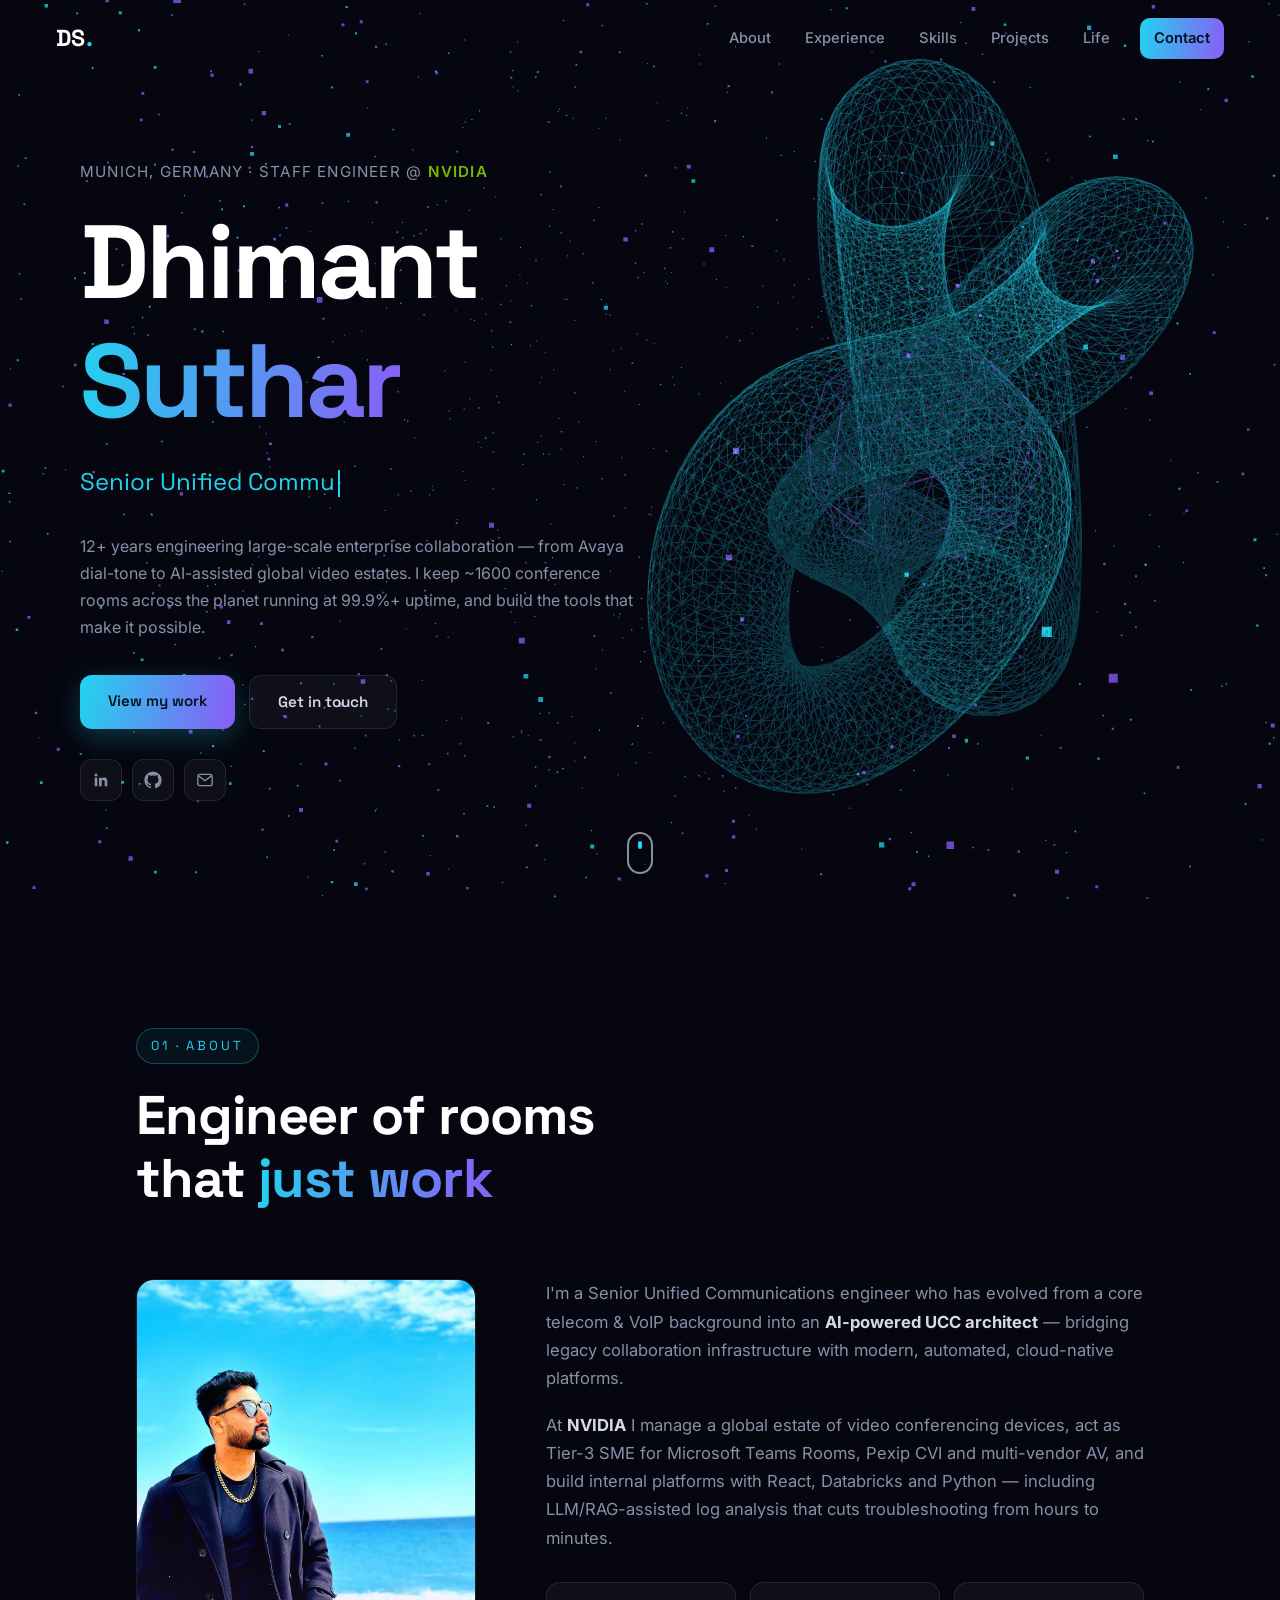
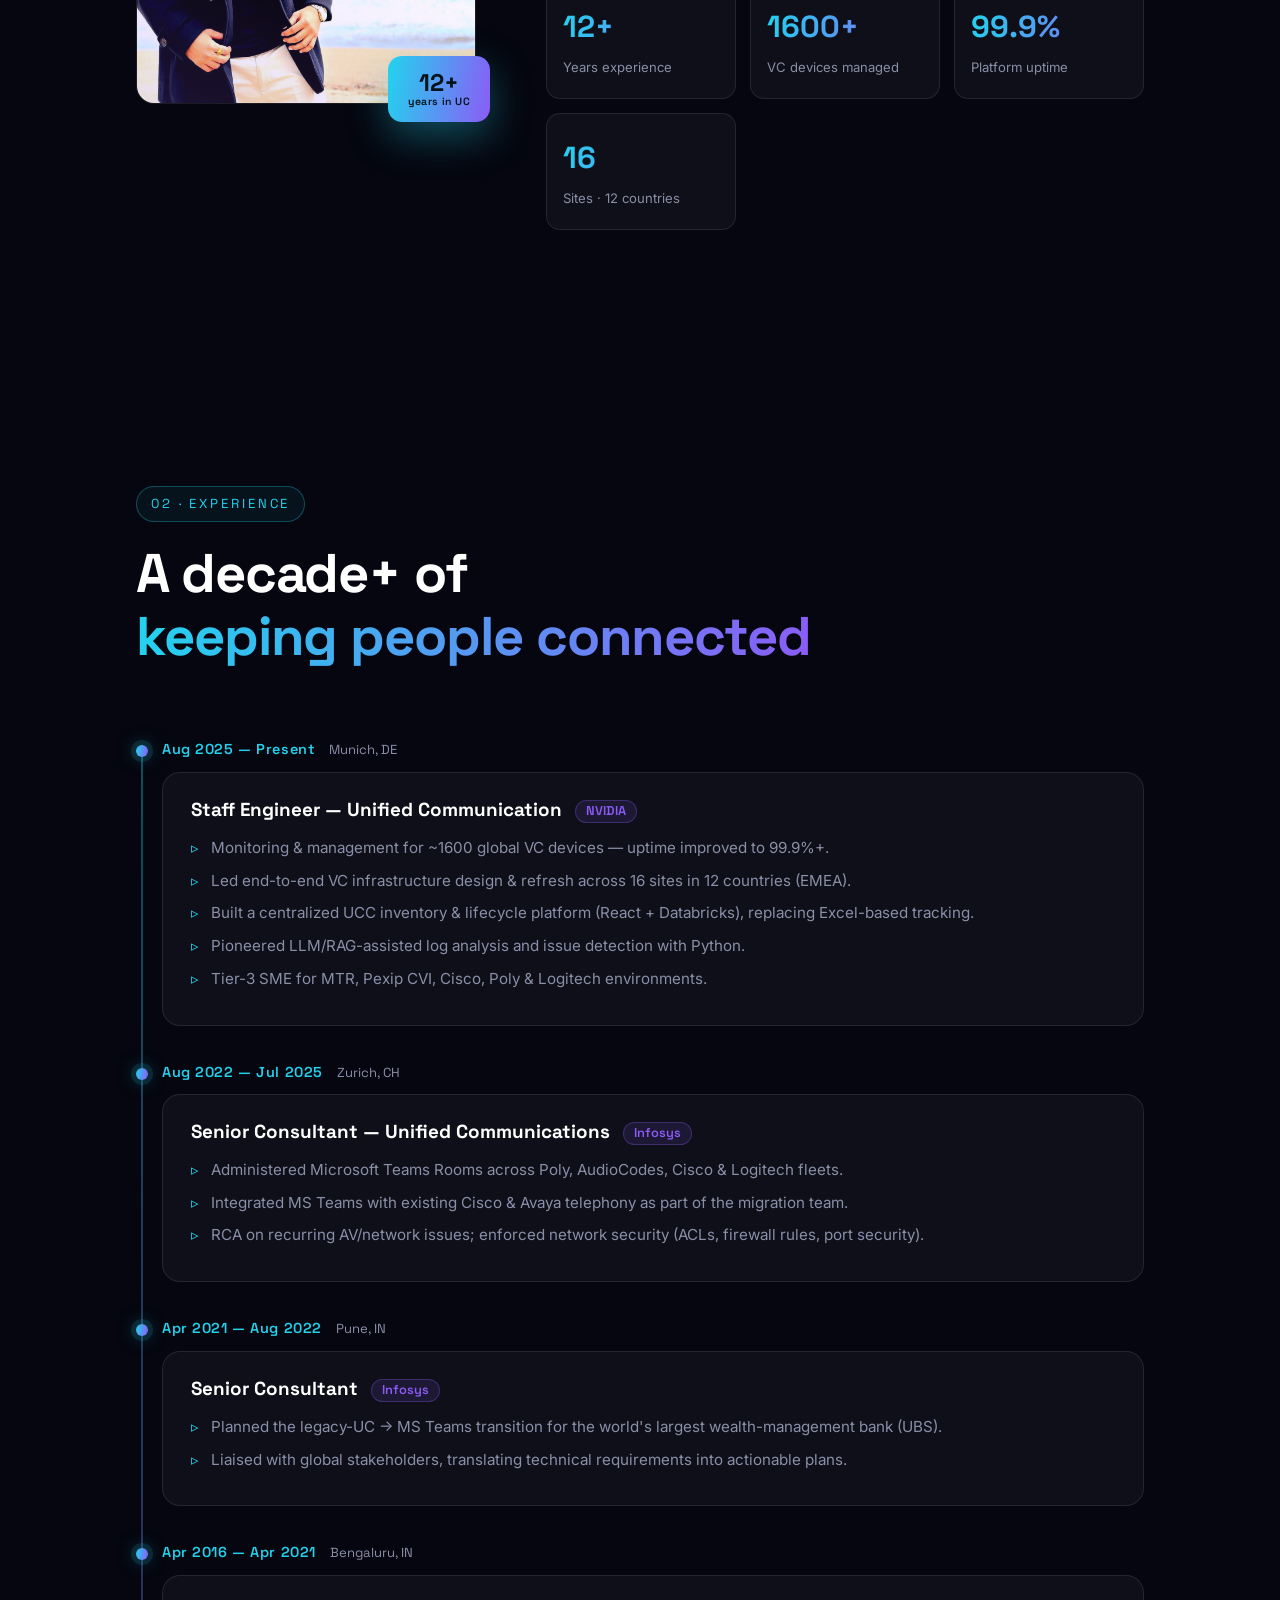
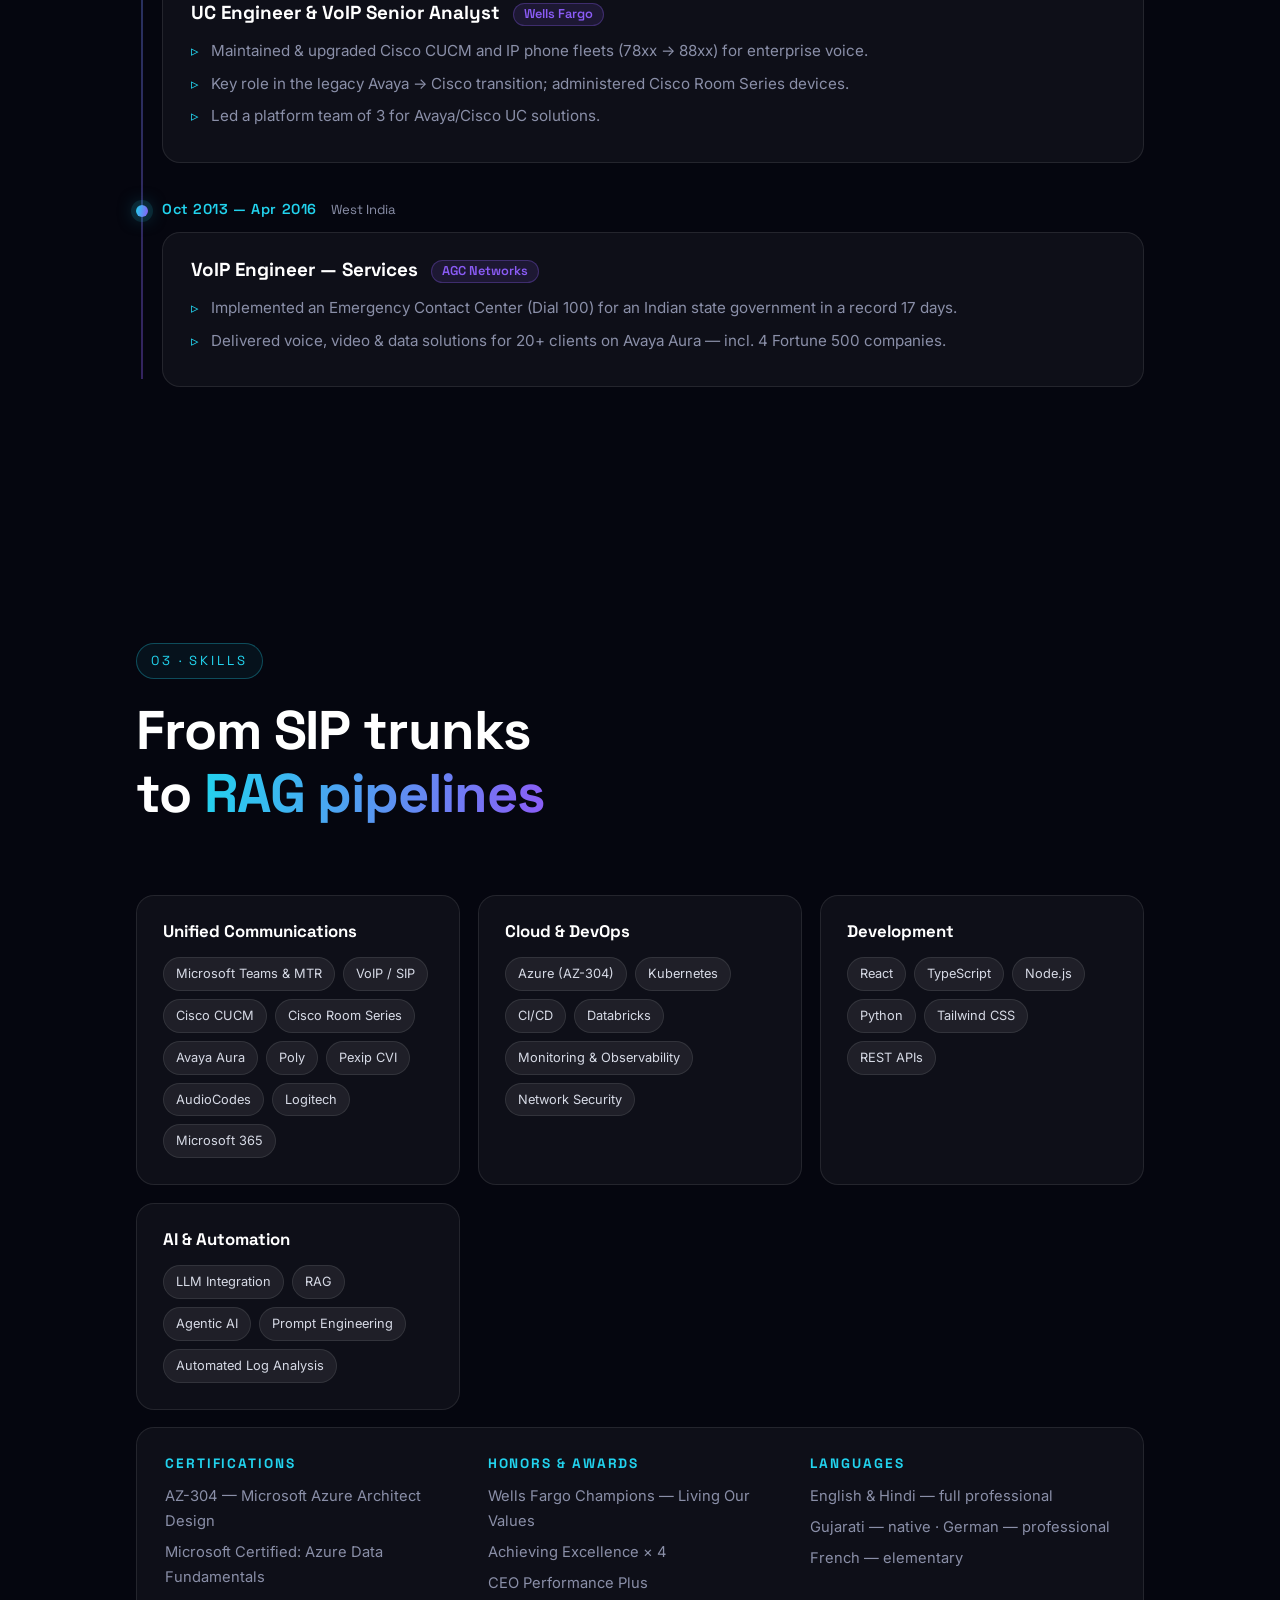
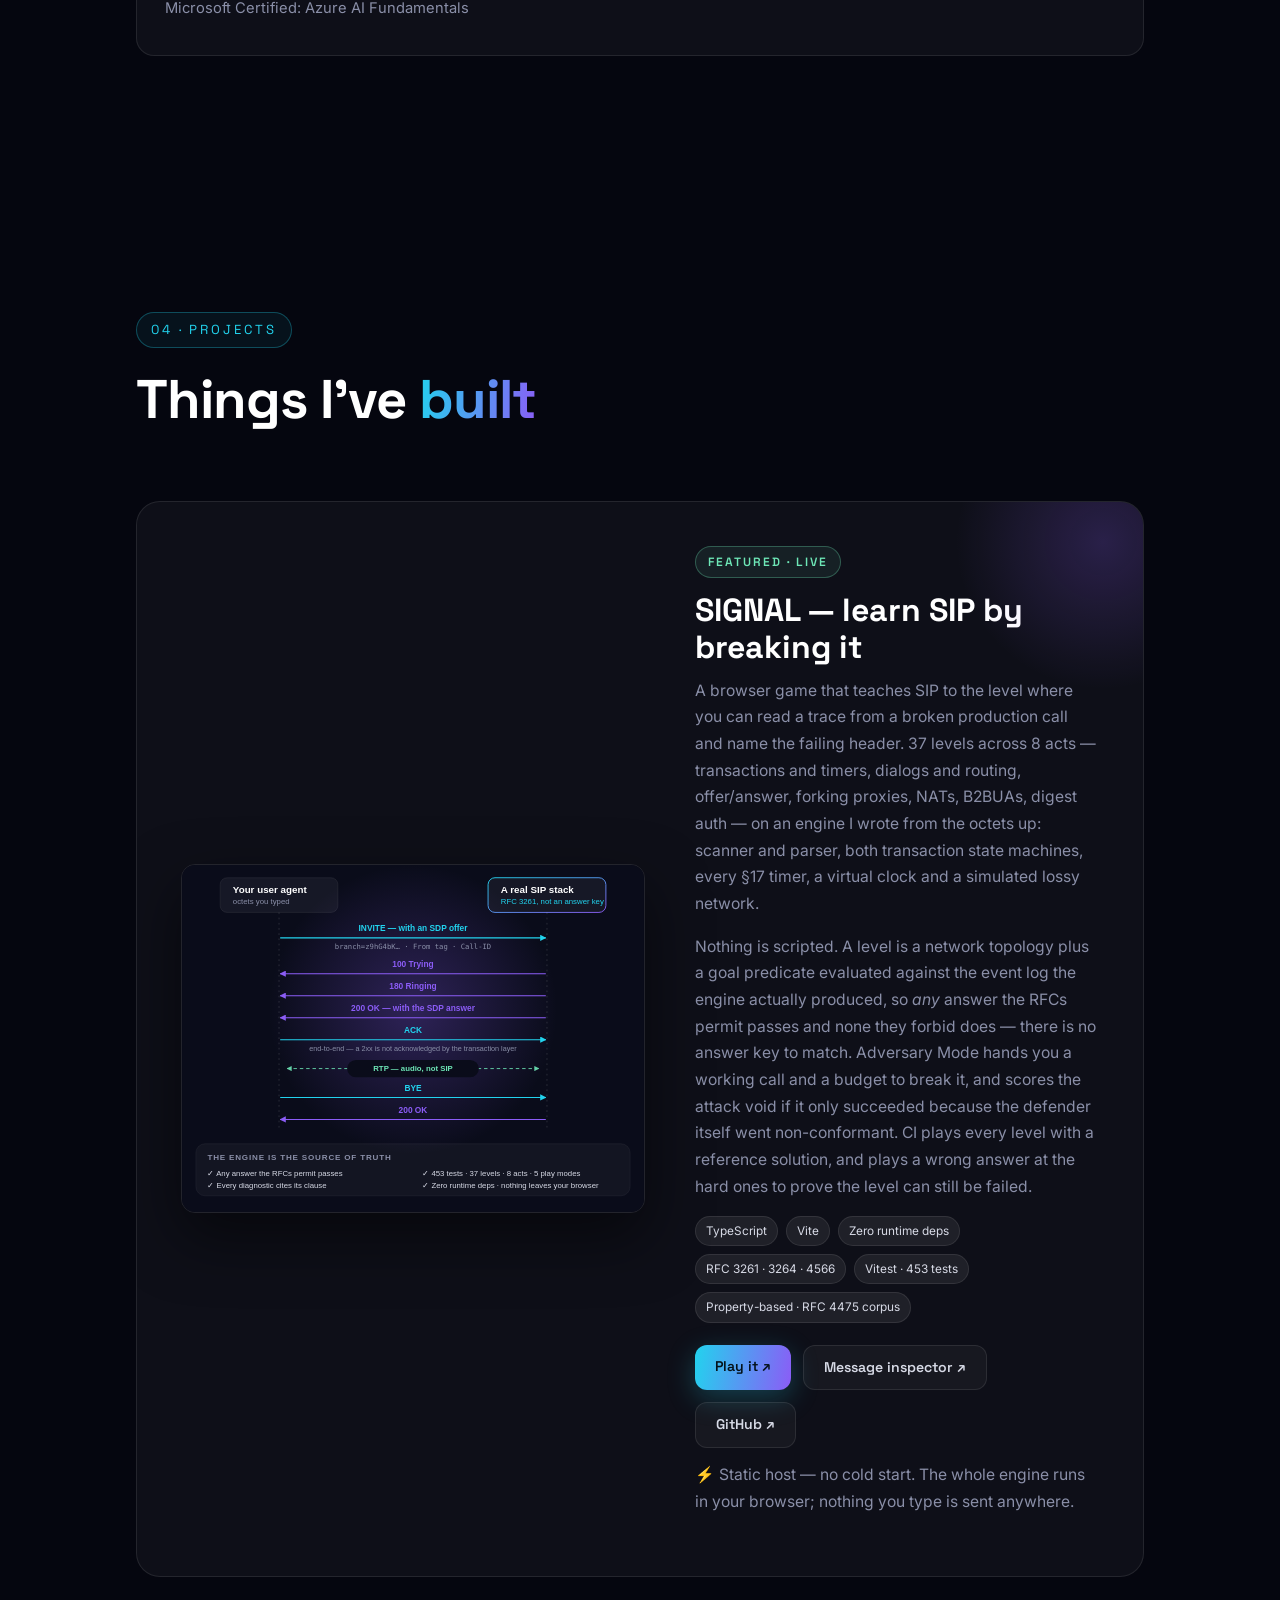
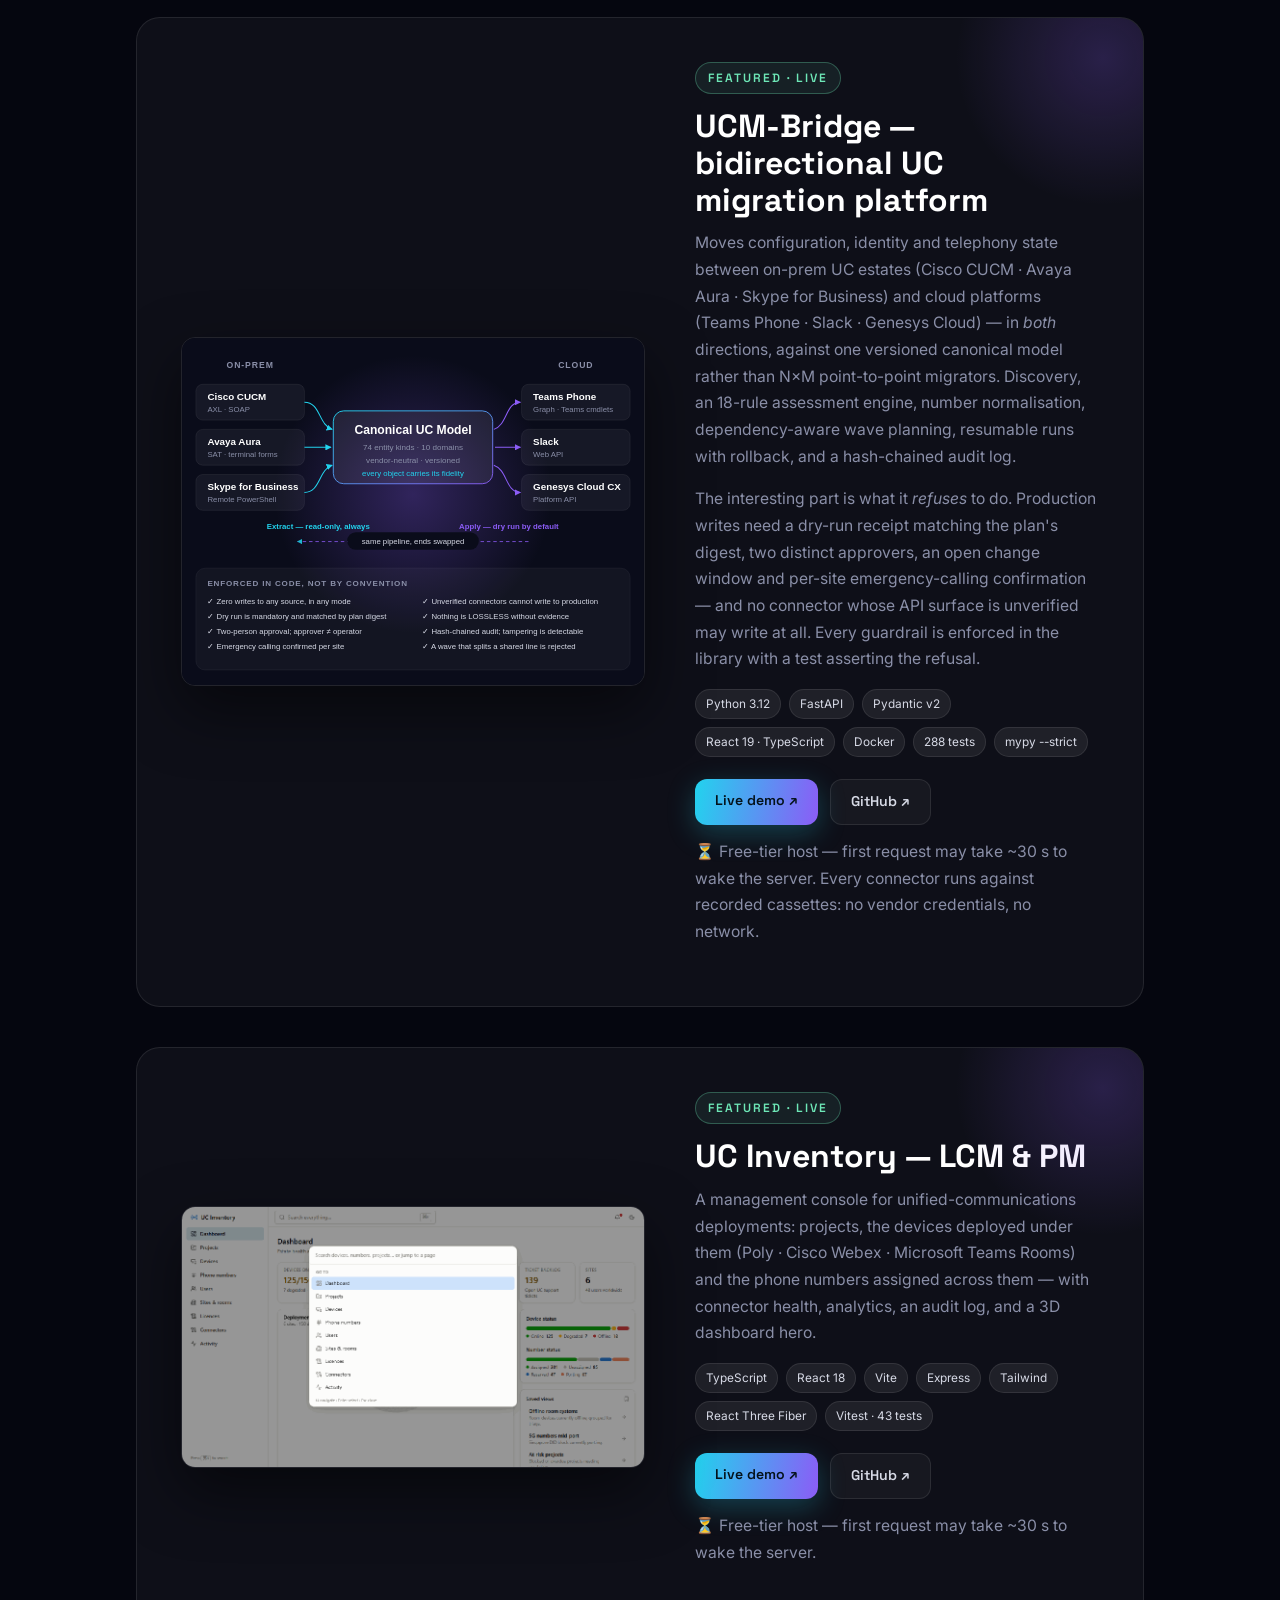
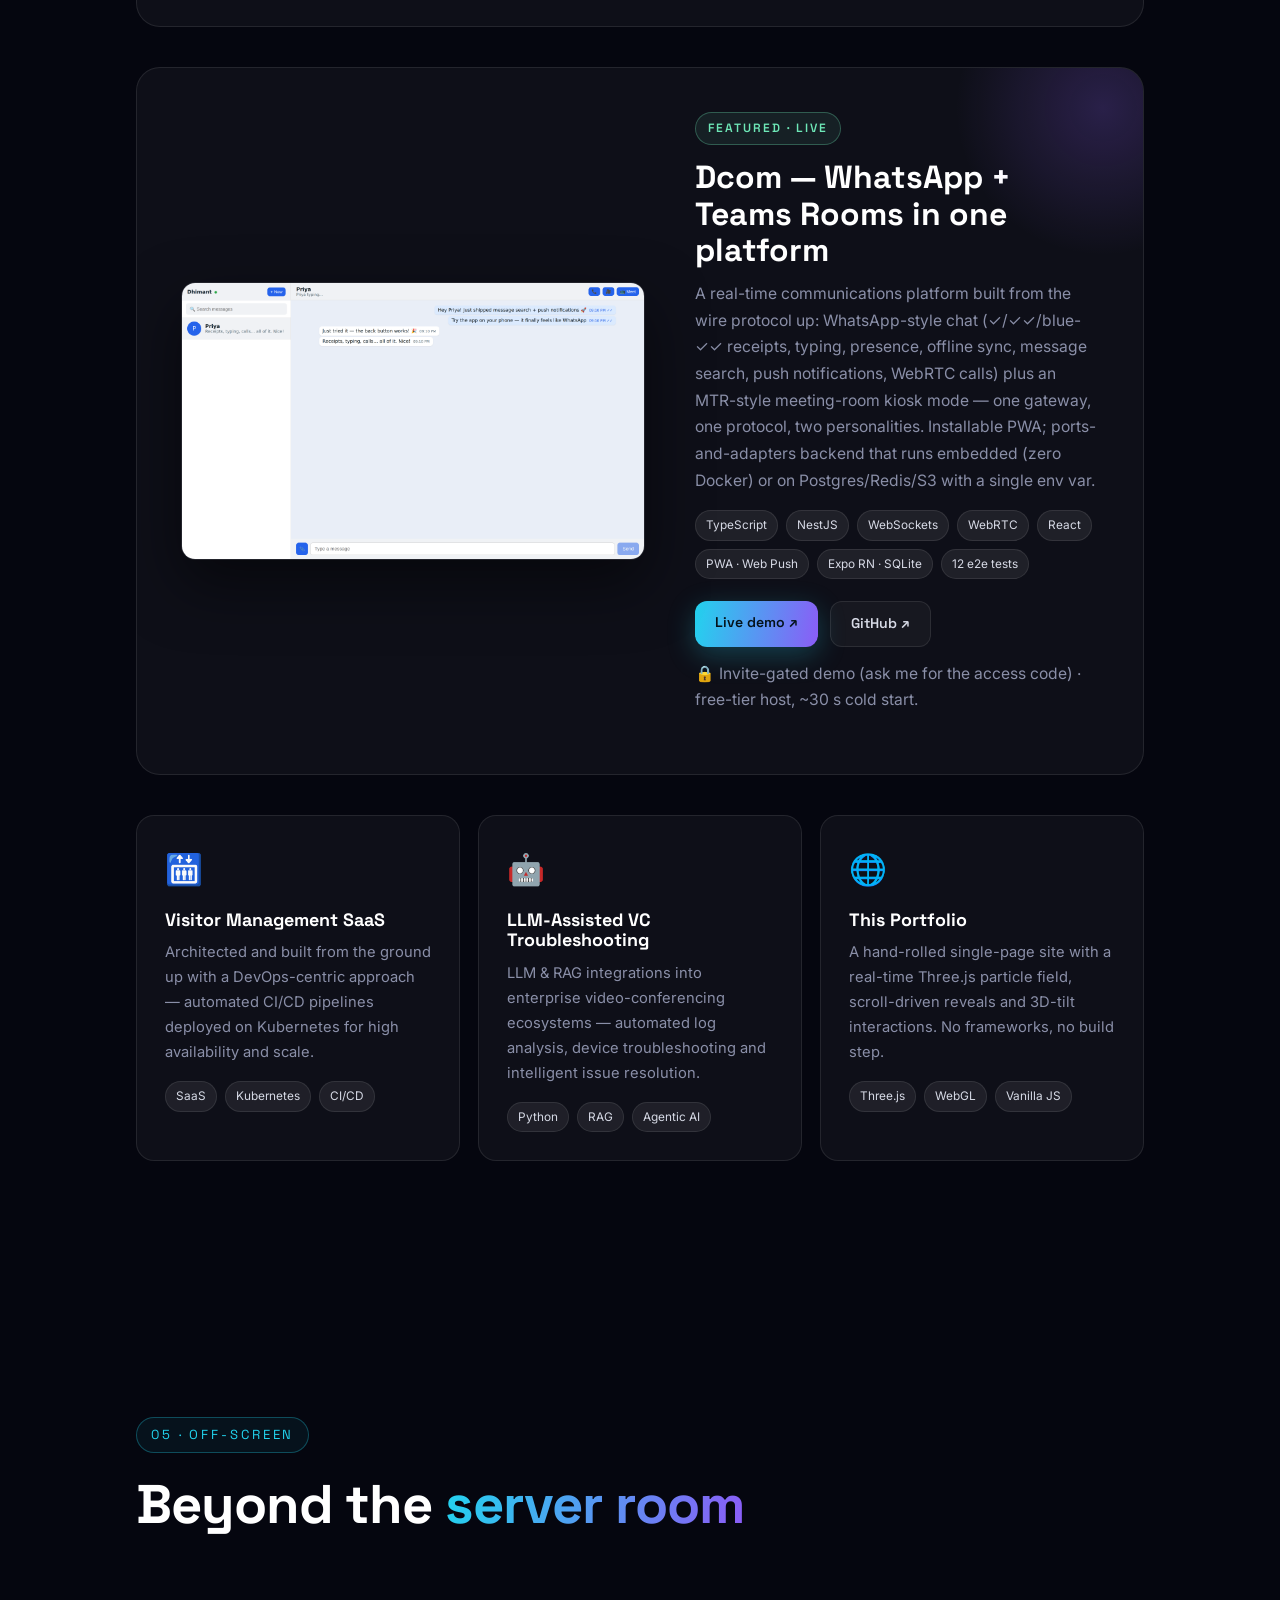
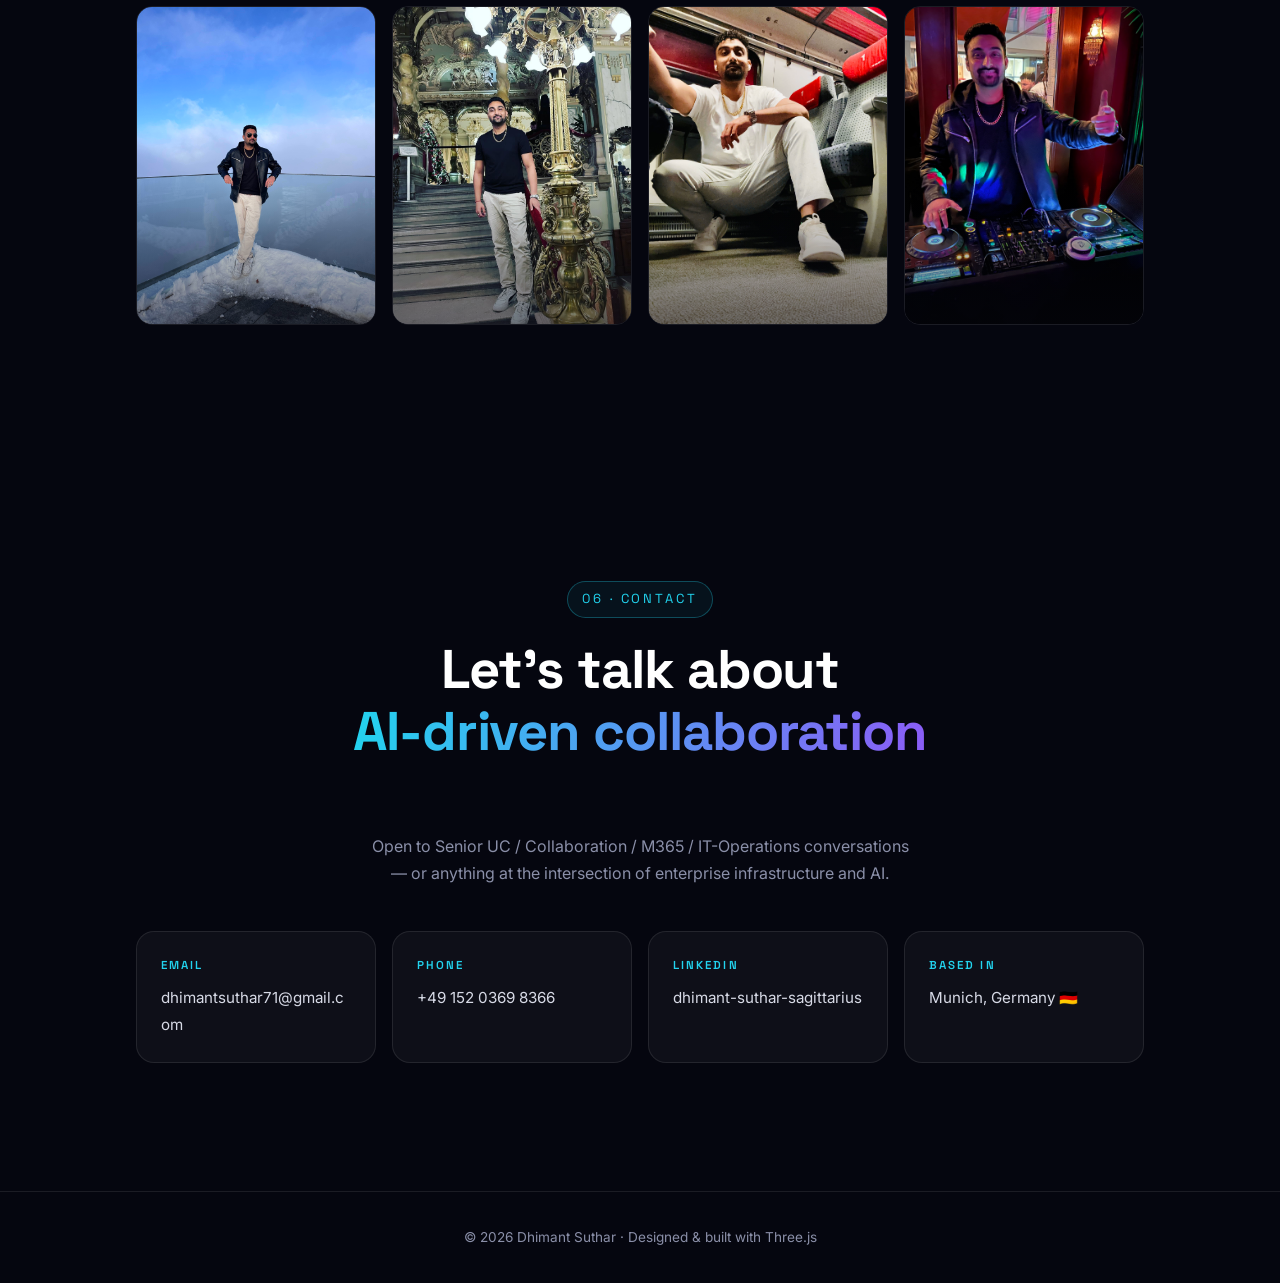
<file: index.html>
<!DOCTYPE html>
<html lang="en">
<head>
  <meta charset="UTF-8">
  <meta name="viewport" content="width=device-width, initial-scale=1.0">
  <title>Dhimant Suthar — Unified Communications Engineer & AI-Powered UCC Architect</title>
  <meta name="description" content="Dhimant Suthar — Staff Engineer (Unified Communication) at NVIDIA, Munich. 12+ years across Microsoft Teams Rooms, VoIP, multi-vendor UC, cloud, and AI-driven automation.">
  <meta name="keywords" content="Dhimant Suthar, Unified Communications, Microsoft Teams Rooms, MTR, VoIP, NVIDIA, Munich, React, Azure, AI, RAG">

  <link rel="icon" href="assets/img/favicon.png">

  <link rel="preconnect" href="https://fonts.googleapis.com">
  <link rel="preconnect" href="https://fonts.gstatic.com" crossorigin>
  <link href="https://fonts.googleapis.com/css2?family=Space+Grotesk:wght@400;500;600;700&family=Inter:wght@300;400;500;600&display=swap" rel="stylesheet">

  <link rel="stylesheet" href="assets/css/style.css">
</head>
<body>

  <!-- 3D background -->
  <canvas id="bg-canvas" aria-hidden="true"></canvas>

  <!-- ============ NAV ============ -->
  <header class="nav" id="nav">
    <a class="nav__logo" href="#hero">DS<span>.</span></a>
    <nav class="nav__links" id="nav-links">
      <a href="#about">About</a>
      <a href="#experience">Experience</a>
      <a href="#skills">Skills</a>
      <a href="#projects">Projects</a>
      <a href="#life">Life</a>
      <a href="#contact" class="nav__cta">Contact</a>
    </nav>
    <button class="nav__burger" id="nav-burger" aria-label="Menu">
      <span></span><span></span><span></span>
    </button>
  </header>

  <!-- ============ HERO ============ -->
  <section class="hero" id="hero">
    <div class="hero__inner">
      <p class="hero__eyebrow reveal">Munich, Germany · Staff Engineer @ <strong>NVIDIA</strong></p>
      <h1 class="hero__title reveal">Dhimant<br><span class="grad">Suthar</span></h1>
      <p class="hero__typed reveal"><span id="typed"></span><span class="caret"></span></p>
      <p class="hero__blurb reveal">
        12+ years engineering large-scale enterprise collaboration — from Avaya dial-tone to
        AI-assisted global video estates. I keep ~1600 conference rooms across the planet
        running at 99.9%+ uptime, and build the tools that make it possible.
      </p>
      <div class="hero__actions reveal">
        <a class="btn btn--solid" href="#projects">View my work</a>
        <a class="btn btn--ghost" href="#contact">Get in touch</a>
      </div>
      <div class="hero__social reveal">
        <a href="https://www.linkedin.com/in/dhimant-suthar-sagittarius" target="_blank" rel="noopener" aria-label="LinkedIn">
          <svg viewBox="0 0 24 24" width="18" height="18" fill="currentColor"><path d="M20.45 20.45h-3.55v-5.57c0-1.33-.03-3.04-1.85-3.04-1.86 0-2.14 1.45-2.14 2.94v5.67H9.35V9h3.41v1.56h.05a3.74 3.74 0 0 1 3.37-1.85c3.6 0 4.27 2.37 4.27 5.46v6.28zM5.34 7.43a2.06 2.06 0 1 1 0-4.12 2.06 2.06 0 0 1 0 4.12zM7.12 20.45H3.56V9h3.56v11.45z"/></svg>
        </a>
        <a href="https://github.com/dhimant6" target="_blank" rel="noopener" aria-label="GitHub">
          <svg viewBox="0 0 24 24" width="18" height="18" fill="currentColor"><path d="M12 .5A11.5 11.5 0 0 0 .5 12a11.5 11.5 0 0 0 7.86 10.91c.58.11.79-.25.79-.56v-1.96c-3.2.7-3.88-1.54-3.88-1.54-.52-1.33-1.28-1.68-1.28-1.68-1.04-.71.08-.7.08-.7 1.15.08 1.76 1.18 1.76 1.18 1.03 1.75 2.69 1.25 3.34.95.1-.74.4-1.25.72-1.53-2.55-.29-5.23-1.28-5.23-5.68 0-1.26.45-2.28 1.18-3.09-.12-.29-.51-1.46.11-3.05 0 0 .96-.31 3.16 1.18a11 11 0 0 1 5.76 0c2.2-1.49 3.16-1.18 3.16-1.18.62 1.59.23 2.76.11 3.05.74.81 1.18 1.83 1.18 3.09 0 4.41-2.69 5.38-5.25 5.67.41.35.77 1.05.77 2.12v3.14c0 .31.21.68.8.56A11.5 11.5 0 0 0 23.5 12 11.5 11.5 0 0 0 12 .5z"/></svg>
        </a>
        <a href="mailto:dhimantsuthar71@gmail.com" aria-label="Email">
          <svg viewBox="0 0 24 24" width="18" height="18" fill="none" stroke="currentColor" stroke-width="1.8"><rect x="2.5" y="4.5" width="19" height="15" rx="2.5"/><path d="m3.5 6.5 8.5 6.5 8.5-6.5"/></svg>
        </a>
      </div>
    </div>
    <a class="hero__scroll" href="#about" aria-label="Scroll down"><span></span></a>
  </section>

  <main>
    <!-- ============ ABOUT ============ -->
    <section class="section" id="about">
      <div class="section__head reveal">
        <span class="section__kicker">01 · About</span>
        <h2>Engineer of rooms<br>that <span class="grad">just work</span></h2>
      </div>
      <div class="about">
        <div class="about__photo reveal tilt">
          <div class="about__photo-frame">
            <img src="assets/img/my-profile-img.jpg" alt="Dhimant Suthar" loading="lazy">
          </div>
          <div class="about__badge">12+ <small>years in UC</small></div>
        </div>
        <div class="about__text">
          <p class="reveal">
            I'm a Senior Unified Communications engineer who has evolved from a core
            telecom &amp; VoIP background into an <strong>AI-powered UCC architect</strong> —
            bridging legacy collaboration infrastructure with modern, automated,
            cloud-native platforms.
          </p>
          <p class="reveal">
            At <strong>NVIDIA</strong> I manage a global estate of video conferencing devices,
            act as Tier-3 SME for Microsoft Teams Rooms, Pexip CVI and multi-vendor AV,
            and build internal platforms with React, Databricks and Python — including
            LLM/RAG-assisted log analysis that cuts troubleshooting from hours to minutes.
          </p>
          <div class="about__stats">
            <div class="stat reveal"><span class="stat__num" data-count="12" data-suffix="+">0</span><span class="stat__label">Years experience</span></div>
            <div class="stat reveal"><span class="stat__num" data-count="1600" data-suffix="+">0</span><span class="stat__label">VC devices managed</span></div>
            <div class="stat reveal"><span class="stat__num" data-count="99.9" data-suffix="%" data-decimals="1">0</span><span class="stat__label">Platform uptime</span></div>
            <div class="stat reveal"><span class="stat__num" data-count="16" data-suffix="">0</span><span class="stat__label">Sites · 12 countries</span></div>
          </div>
        </div>
      </div>
    </section>

    <!-- ============ EXPERIENCE ============ -->
    <section class="section" id="experience">
      <div class="section__head reveal">
        <span class="section__kicker">02 · Experience</span>
        <h2>A decade+ of<br><span class="grad">keeping people connected</span></h2>
      </div>
      <div class="timeline">
        <article class="tl-item reveal">
          <div class="tl-item__meta"><span class="tl-item__dates">Aug 2025 — Present</span><span class="tl-item__loc">Munich, DE</span></div>
          <div class="tl-item__card tilt">
            <h3>Staff Engineer — Unified Communication <span class="tl-item__co">NVIDIA</span></h3>
            <ul>
              <li>Monitoring &amp; management for ~1600 global VC devices — uptime improved to 99.9%+.</li>
              <li>Led end-to-end VC infrastructure design &amp; refresh across 16 sites in 12 countries (EMEA).</li>
              <li>Built a centralized UCC inventory &amp; lifecycle platform (React + Databricks), replacing Excel-based tracking.</li>
              <li>Pioneered LLM/RAG-assisted log analysis and issue detection with Python.</li>
              <li>Tier-3 SME for MTR, Pexip CVI, Cisco, Poly &amp; Logitech environments.</li>
            </ul>
          </div>
        </article>
        <article class="tl-item reveal">
          <div class="tl-item__meta"><span class="tl-item__dates">Aug 2022 — Jul 2025</span><span class="tl-item__loc">Zurich, CH</span></div>
          <div class="tl-item__card tilt">
            <h3>Senior Consultant — Unified Communications <span class="tl-item__co">Infosys</span></h3>
            <ul>
              <li>Administered Microsoft Teams Rooms across Poly, AudioCodes, Cisco &amp; Logitech fleets.</li>
              <li>Integrated MS Teams with existing Cisco &amp; Avaya telephony as part of the migration team.</li>
              <li>RCA on recurring AV/network issues; enforced network security (ACLs, firewall rules, port security).</li>
            </ul>
          </div>
        </article>
        <article class="tl-item reveal">
          <div class="tl-item__meta"><span class="tl-item__dates">Apr 2021 — Aug 2022</span><span class="tl-item__loc">Pune, IN</span></div>
          <div class="tl-item__card tilt">
            <h3>Senior Consultant <span class="tl-item__co">Infosys</span></h3>
            <ul>
              <li>Planned the legacy-UC → MS Teams transition for the world's largest wealth-management bank (UBS).</li>
              <li>Liaised with global stakeholders, translating technical requirements into actionable plans.</li>
            </ul>
          </div>
        </article>
        <article class="tl-item reveal">
          <div class="tl-item__meta"><span class="tl-item__dates">Apr 2016 — Apr 2021</span><span class="tl-item__loc">Bengaluru, IN</span></div>
          <div class="tl-item__card tilt">
            <h3>UC Engineer &amp; VoIP Senior Analyst <span class="tl-item__co">Wells Fargo</span></h3>
            <ul>
              <li>Maintained &amp; upgraded Cisco CUCM and IP phone fleets (78xx → 88xx) for enterprise voice.</li>
              <li>Key role in the legacy Avaya → Cisco transition; administered Cisco Room Series devices.</li>
              <li>Led a platform team of 3 for Avaya/Cisco UC solutions.</li>
            </ul>
          </div>
        </article>
        <article class="tl-item reveal">
          <div class="tl-item__meta"><span class="tl-item__dates">Oct 2013 — Apr 2016</span><span class="tl-item__loc">West India</span></div>
          <div class="tl-item__card tilt">
            <h3>VoIP Engineer — Services <span class="tl-item__co">AGC Networks</span></h3>
            <ul>
              <li>Implemented an Emergency Contact Center (Dial 100) for an Indian state government in a record 17 days.</li>
              <li>Delivered voice, video &amp; data solutions for 20+ clients on Avaya Aura — incl. 4 Fortune 500 companies.</li>
            </ul>
          </div>
        </article>
      </div>
    </section>

    <!-- ============ SKILLS ============ -->
    <section class="section" id="skills">
      <div class="section__head reveal">
        <span class="section__kicker">03 · Skills</span>
        <h2>From SIP trunks<br>to <span class="grad">RAG pipelines</span></h2>
      </div>
      <div class="skills">
        <div class="skill-card reveal tilt">
          <h3>Unified Communications</h3>
          <div class="chips">
            <span>Microsoft Teams &amp; MTR</span><span>VoIP / SIP</span><span>Cisco CUCM</span>
            <span>Cisco Room Series</span><span>Avaya Aura</span><span>Poly</span>
            <span>Pexip CVI</span><span>AudioCodes</span><span>Logitech</span><span>Microsoft 365</span>
          </div>
        </div>
        <div class="skill-card reveal tilt">
          <h3>Cloud &amp; DevOps</h3>
          <div class="chips">
            <span>Azure (AZ-304)</span><span>Kubernetes</span><span>CI/CD</span>
            <span>Databricks</span><span>Monitoring &amp; Observability</span><span>Network Security</span>
          </div>
        </div>
        <div class="skill-card reveal tilt">
          <h3>Development</h3>
          <div class="chips">
            <span>React</span><span>TypeScript</span><span>Node.js</span>
            <span>Python</span><span>Tailwind CSS</span><span>REST APIs</span>
          </div>
        </div>
        <div class="skill-card reveal tilt">
          <h3>AI &amp; Automation</h3>
          <div class="chips">
            <span>LLM Integration</span><span>RAG</span><span>Agentic AI</span>
            <span>Prompt Engineering</span><span>Automated Log Analysis</span>
          </div>
        </div>
      </div>
      <div class="creds reveal">
        <div class="creds__col">
          <h4>Certifications</h4>
          <ul>
            <li>AZ-304 — Microsoft Azure Architect Design</li>
            <li>Microsoft Certified: Azure Data Fundamentals</li>
            <li>Microsoft Certified: Azure AI Fundamentals</li>
          </ul>
        </div>
        <div class="creds__col">
          <h4>Honors &amp; Awards</h4>
          <ul>
            <li>Wells Fargo Champions — Living Our Values</li>
            <li>Achieving Excellence × 4</li>
            <li>CEO Performance Plus</li>
          </ul>
        </div>
        <div class="creds__col">
          <h4>Languages</h4>
          <ul>
            <li>English &amp; Hindi — full professional</li>
            <li>Gujarati — native · German — professional</li>
            <li>French — elementary</li>
          </ul>
        </div>
      </div>
    </section>

    <!-- ============ PROJECTS ============ -->
    <section class="section" id="projects">
      <div class="section__head reveal">
        <span class="section__kicker">04 · Projects</span>
        <h2>Things I've <span class="grad">built</span></h2>
      </div>

      <!-- Featured project: SIGNAL -->
      <article class="feature reveal">
        <div class="feature__media tilt">
          <img src="assets/img/signal-call-ladder.svg" alt="SIGNAL call ladder — an INVITE dialog against a real SIP stack: 100 Trying, 180 Ringing, 200 OK carrying the SDP answer, an end-to-end ACK, RTP flowing beside the signalling, then BYE" loading="lazy">
        </div>
        <div class="feature__body">
          <span class="feature__tag">Featured · Live</span>
          <h3>SIGNAL — learn SIP by breaking it</h3>
          <p>
            A browser game that teaches SIP to the level where you can read a trace from a broken
            production call and name the failing header. 37 levels across 8 acts — transactions and
            timers, dialogs and routing, offer/answer, forking proxies, NATs, B2BUAs, digest auth —
            on an engine I wrote from the octets up: scanner and parser, both transaction state
            machines, every §17 timer, a virtual clock and a simulated lossy network.
          </p>
          <p>
            Nothing is scripted. A level is a network topology plus a goal predicate evaluated against
            the event log the engine actually produced, so <em>any</em> answer the RFCs permit passes and
            none they forbid does — there is no answer key to match. Adversary Mode hands you a working
            call and a budget to break it, and scores the attack void if it only succeeded because the
            defender itself went non-conformant. CI plays every level with a reference solution, and
            plays a wrong answer at the hard ones to prove the level can still be failed.
          </p>
          <div class="chips chips--sm">
            <span>TypeScript</span><span>Vite</span><span>Zero runtime deps</span>
            <span>RFC 3261 · 3264 · 4566</span><span>Vitest · 453 tests</span>
            <span>Property-based · RFC 4475 corpus</span>
          </div>
          <div class="feature__links">
            <a class="btn btn--solid btn--sm" href="https://dhimant6.github.io/signal-sip/" target="_blank" rel="noopener">Play it ↗</a>
            <a class="btn btn--ghost btn--sm" href="https://dhimant6.github.io/signal-sip/inspector/" target="_blank" rel="noopener">Message inspector ↗</a>
            <a class="btn btn--ghost btn--sm" href="https://github.com/dhimant6/signal-sip" target="_blank" rel="noopener">GitHub ↗</a>
          </div>
          <p class="feature__note">⚡ Static host — no cold start. The whole engine runs in your browser; nothing you type is sent anywhere.</p>
        </div>
      </article>

      <!-- Featured project: UCM-Bridge -->
      <article class="feature reveal">
        <div class="feature__media tilt">
          <img src="assets/img/ucm-bridge-architecture.svg" alt="UCM-Bridge architecture — six platform connectors extract into one canonical UC model and apply back out in both directions, behind enforced guardrails" loading="lazy">
        </div>
        <div class="feature__body">
          <span class="feature__tag">Featured · Live</span>
          <h3>UCM-Bridge — bidirectional UC migration platform</h3>
          <p>
            Moves configuration, identity and telephony state between on-prem UC estates
            (Cisco CUCM · Avaya Aura · Skype for Business) and cloud platforms
            (Teams Phone · Slack · Genesys Cloud) — in <em>both</em> directions, against one
            versioned canonical model rather than N×M point-to-point migrators. Discovery,
            an 18-rule assessment engine, number normalisation, dependency-aware wave planning,
            resumable runs with rollback, and a hash-chained audit log.
          </p>
          <p>
            The interesting part is what it <em>refuses</em> to do. Production writes need a
            dry-run receipt matching the plan's digest, two distinct approvers, an open change
            window and per-site emergency-calling confirmation — and no connector whose API
            surface is unverified may write at all. Every guardrail is enforced in the library
            with a test asserting the refusal.
          </p>
          <div class="chips chips--sm">
            <span>Python 3.12</span><span>FastAPI</span><span>Pydantic v2</span>
            <span>React 19 · TypeScript</span><span>Docker</span><span>288 tests</span>
            <span>mypy --strict</span>
          </div>
          <div class="feature__links">
            <a class="btn btn--solid btn--sm" href="https://ucm-bridge-console.onrender.com/" target="_blank" rel="noopener">Live demo ↗</a>
            <a class="btn btn--ghost btn--sm" href="https://github.com/dhimant6/UC-Bridge" target="_blank" rel="noopener">GitHub ↗</a>
          </div>
          <p class="feature__note">⏳ Free-tier host — first request may take ~30&nbsp;s to wake the server. Every connector runs against recorded cassettes: no vendor credentials, no network.</p>
        </div>
      </article>

      <!-- Featured project -->
      <article class="feature reveal">
        <div class="feature__media tilt">
          <img src="assets/img/uc-inventory-demo.gif" alt="UC Inventory — LCM & PM product tour" loading="lazy">
        </div>
        <div class="feature__body">
          <span class="feature__tag">Featured · Live</span>
          <h3>UC Inventory — LCM &amp; PM</h3>
          <p>
            A management console for unified-communications deployments: projects, the devices
            deployed under them (Poly · Cisco Webex · Microsoft Teams Rooms) and the phone numbers
            assigned across them — with connector health, analytics, an audit log, and a 3D dashboard hero.
          </p>
          <div class="chips chips--sm">
            <span>TypeScript</span><span>React 18</span><span>Vite</span><span>Express</span>
            <span>Tailwind</span><span>React Three Fiber</span><span>Vitest · 43 tests</span>
          </div>
          <div class="feature__links">
            <a class="btn btn--solid btn--sm" href="https://uc-inventory-lcm-and-pm.onrender.com/" target="_blank" rel="noopener">Live demo ↗</a>
            <a class="btn btn--ghost btn--sm" href="https://github.com/dhimant6/UC-Inventory-LCM-and-PM" target="_blank" rel="noopener">GitHub ↗</a>
          </div>
          <p class="feature__note">⏳ Free-tier host — first request may take ~30&nbsp;s to wake the server.</p>
        </div>
      </article>

      <!-- Featured project: Dcom -->
      <article class="feature reveal">
        <div class="feature__media tilt">
          <img src="assets/img/dcom-desktop.png" alt="Dcom — WhatsApp-style chat with live receipts, typing and search" loading="lazy">
        </div>
        <div class="feature__body">
          <span class="feature__tag">Featured · Live</span>
          <h3>Dcom — WhatsApp + Teams Rooms in one platform</h3>
          <p>
            A real-time communications platform built from the wire protocol up: WhatsApp-style
            chat (✓/✓✓/blue-✓✓ receipts, typing, presence, offline sync, message search, push
            notifications, WebRTC calls) plus an MTR-style meeting-room kiosk mode — one gateway,
            one protocol, two personalities. Installable PWA; ports-and-adapters backend that runs
            embedded (zero Docker) or on Postgres/Redis/S3 with a single env var.
          </p>
          <div class="chips chips--sm">
            <span>TypeScript</span><span>NestJS</span><span>WebSockets</span><span>WebRTC</span>
            <span>React</span><span>PWA · Web Push</span><span>Expo RN · SQLite</span><span>12 e2e tests</span>
          </div>
          <div class="feature__links">
            <a class="btn btn--solid btn--sm" href="https://dcom-tsdu.onrender.com/" target="_blank" rel="noopener">Live demo ↗</a>
            <a class="btn btn--ghost btn--sm" href="https://github.com/dhimant6/Dcommsapp" target="_blank" rel="noopener">GitHub ↗</a>
          </div>
          <p class="feature__note">🔒 Invite-gated demo (ask me for the access code) · free-tier host, ~30&nbsp;s cold start.</p>
        </div>
      </article>

      <div class="proj-grid">
        <article class="proj-card reveal tilt">
          <div class="proj-card__icon">🛗</div>
          <h3>Visitor Management SaaS</h3>
          <p>Architected and built from the ground up with a DevOps-centric approach — automated
             CI/CD pipelines deployed on Kubernetes for high availability and scale.</p>
          <div class="chips chips--sm"><span>SaaS</span><span>Kubernetes</span><span>CI/CD</span></div>
        </article>
        <article class="proj-card reveal tilt">
          <div class="proj-card__icon">🤖</div>
          <h3>LLM-Assisted VC Troubleshooting</h3>
          <p>LLM &amp; RAG integrations into enterprise video-conferencing ecosystems — automated log
             analysis, device troubleshooting and intelligent issue resolution.</p>
          <div class="chips chips--sm"><span>Python</span><span>RAG</span><span>Agentic AI</span></div>
        </article>
        <article class="proj-card reveal tilt">
          <div class="proj-card__icon">🌐</div>
          <h3>This Portfolio</h3>
          <p>A hand-rolled single-page site with a real-time Three.js particle field, scroll-driven
             reveals and 3D-tilt interactions. No frameworks, no build step.</p>
          <div class="chips chips--sm"><span>Three.js</span><span>WebGL</span><span>Vanilla JS</span></div>
        </article>
      </div>
    </section>

    <!-- ============ LIFE / GALLERY ============ -->
    <section class="section" id="life">
      <div class="section__head reveal">
        <span class="section__kicker">05 · Off-screen</span>
        <h2>Beyond the <span class="grad">server room</span></h2>
      </div>
      <div class="gallery">
        <figure class="gallery__item reveal tilt"><img src="assets/img/IMG_5740.jpg" alt="Dhimant in the snow" loading="lazy"></figure>
        <figure class="gallery__item reveal tilt"><img src="assets/img/E64D8994-3121-4A58-844E-BD88C4BA6CC1.jpg" alt="Dhimant" loading="lazy"></figure>
        <figure class="gallery__item reveal tilt"><img src="assets/img/IMG_6152.JPG" alt="Dhimant on a train" loading="lazy"></figure>
        <figure class="gallery__item reveal tilt"><img src="assets/img/IMG_5778.JPG" alt="Dhimant" loading="lazy"></figure>
      </div>
    </section>

    <!-- ============ CONTACT ============ -->
    <section class="section section--contact" id="contact">
      <div class="section__head reveal">
        <span class="section__kicker">06 · Contact</span>
        <h2>Let's talk about<br><span class="grad">AI-driven collaboration</span></h2>
      </div>
      <p class="contact__blurb reveal">
        Open to Senior UC / Collaboration / M365 / IT-Operations conversations —
        or anything at the intersection of enterprise infrastructure and AI.
      </p>
      <div class="contact__cards">
        <a class="contact-card reveal tilt" href="mailto:dhimantsuthar71@gmail.com">
          <span class="contact-card__label">Email</span>
          <span class="contact-card__value">dhimantsuthar71@gmail.com</span>
        </a>
        <a class="contact-card reveal tilt" href="tel:+4915203698366">
          <span class="contact-card__label">Phone</span>
          <span class="contact-card__value">+49 152 0369 8366</span>
        </a>
        <a class="contact-card reveal tilt" href="https://www.linkedin.com/in/dhimant-suthar-sagittarius" target="_blank" rel="noopener">
          <span class="contact-card__label">LinkedIn</span>
          <span class="contact-card__value">dhimant-suthar-sagittarius</span>
        </a>
        <div class="contact-card reveal">
          <span class="contact-card__label">Based in</span>
          <span class="contact-card__value">Munich, Germany 🇩🇪</span>
        </div>
      </div>
    </section>
  </main>

  <footer class="footer">
    <p>© 2026 Dhimant Suthar · Designed &amp; built with Three.js</p>
  </footer>

  <script type="importmap">
    { "imports": { "three": "./assets/vendor/three/three.module.min.js" } }
  </script>
  <script type="module" src="assets/js/three-scene.js"></script>
  <script src="assets/js/main.js" defer></script>
</body>
</html>
</file>
<file: assets/css/style.css>
/* =====================================================
   DHIMANT SUTHAR — PORTFOLIO
   Deep-space dark · cyan→violet gradient accents
===================================================== */
:root {
  --bg:        #05060f;
  --bg-soft:   #0a0c1a;
  --surface:   rgba(255, 255, 255, 0.04);
  --surface-2: rgba(255, 255, 255, 0.07);
  --border:    rgba(255, 255, 255, 0.09);
  --text:      #d7dae6;
  --muted:     #8a8fa8;
  --heading:   #ffffff;
  --cyan:      #22d3ee;
  --violet:    #8b5cf6;
  --grad:      linear-gradient(100deg, var(--cyan), var(--violet));
  --radius:    18px;
  --font-head: 'Space Grotesk', sans-serif;
  --font-body: 'Inter', sans-serif;
  --maxw:      1120px;
}

*, *::before, *::after { box-sizing: border-box; margin: 0; padding: 0; }

html { scroll-behavior: smooth; }

body {
  background: var(--bg);
  color: var(--text);
  font-family: var(--font-body);
  font-size: 16px;
  line-height: 1.7;
  overflow-x: hidden;
  -webkit-font-smoothing: antialiased;
}

h1, h2, h3, h4 { font-family: var(--font-head); color: var(--heading); line-height: 1.15; }
a { color: var(--cyan); text-decoration: none; }
img { max-width: 100%; display: block; }
::selection { background: rgba(139, 92, 246, 0.45); color: #fff; }

.grad {
  background: var(--grad);
  -webkit-background-clip: text;
  background-clip: text;
  color: transparent;
}

/* ============ 3D CANVAS ============ */
#bg-canvas {
  position: fixed;
  inset: 0;
  z-index: 0;
  pointer-events: none;
}

/* ============ NAV ============ */
.nav {
  position: fixed;
  top: 0; left: 0; right: 0;
  z-index: 100;
  display: flex;
  align-items: center;
  justify-content: space-between;
  padding: 18px clamp(20px, 5vw, 56px);
  transition: background 0.35s, backdrop-filter 0.35s, padding 0.35s, border-color 0.35s;
  border-bottom: 1px solid transparent;
}
.nav.scrolled {
  background: rgba(5, 6, 15, 0.72);
  backdrop-filter: blur(14px);
  -webkit-backdrop-filter: blur(14px);
  border-bottom-color: var(--border);
  padding-top: 12px;
  padding-bottom: 12px;
}
.nav__logo {
  font-family: var(--font-head);
  font-size: 1.45rem;
  font-weight: 700;
  color: var(--heading);
  letter-spacing: 0.02em;
}
.nav__logo span { color: var(--cyan); }
.nav__links { display: flex; align-items: center; gap: 6px; }
.nav__links a {
  color: var(--muted);
  font-size: 0.92rem;
  font-weight: 500;
  padding: 8px 14px;
  border-radius: 10px;
  transition: color 0.2s, background 0.2s;
}
.nav__links a:hover { color: #fff; background: var(--surface-2); }
.nav__links a.active { color: var(--cyan); }
.nav__links a.nav__cta {
  margin-left: 10px;
  color: #04121a;
  background: var(--grad);
  font-weight: 600;
}
.nav__links a.nav__cta:hover { filter: brightness(1.15); color: #04121a; }
.nav__burger { display: none; background: none; border: 0; cursor: pointer; padding: 8px; }
.nav__burger span {
  display: block; width: 24px; height: 2px; margin: 5px 0;
  background: var(--heading); border-radius: 2px; transition: transform 0.3s, opacity 0.3s;
}

/* ============ HERO ============ */
.hero {
  position: relative;
  z-index: 1;
  min-height: 100svh;
  display: flex;
  align-items: center;
  padding: 120px clamp(20px, 5vw, 56px) 60px;
}
.hero__inner { max-width: var(--maxw); margin: 0 auto; width: 100%; }
.hero__eyebrow {
  font-size: 0.95rem;
  color: var(--muted);
  letter-spacing: 0.08em;
  text-transform: uppercase;
  margin-bottom: 18px;
}
.hero__eyebrow strong { color: #76b900; font-weight: 600; }
.hero__title {
  font-size: clamp(3.2rem, 10vw, 6.5rem);
  font-weight: 700;
  letter-spacing: -0.03em;
  margin-bottom: 20px;
}
.hero__typed {
  font-family: var(--font-head);
  font-size: clamp(1.05rem, 2.6vw, 1.5rem);
  color: var(--cyan);
  min-height: 2.2em;
  margin-bottom: 18px;
}
.caret {
  display: inline-block;
  width: 2px; height: 1.1em;
  background: var(--cyan);
  margin-left: 3px;
  vertical-align: text-bottom;
  animation: blink 1s steps(1) infinite;
}
@keyframes blink { 50% { opacity: 0; } }
.hero__blurb { max-width: 560px; color: var(--muted); margin-bottom: 34px; }
.hero__actions { display: flex; gap: 14px; flex-wrap: wrap; margin-bottom: 30px; }

.btn {
  display: inline-block;
  padding: 13px 28px;
  border-radius: 12px;
  font-weight: 600;
  font-size: 0.95rem;
  font-family: var(--font-head);
  transition: transform 0.2s, box-shadow 0.2s, filter 0.2s, background 0.2s;
}
.btn--solid {
  background: var(--grad);
  color: #04121a;
  box-shadow: 0 8px 28px rgba(34, 211, 238, 0.25);
}
.btn--solid:hover { transform: translateY(-2px); filter: brightness(1.12); box-shadow: 0 12px 34px rgba(139, 92, 246, 0.35); }
.btn--ghost {
  border: 1px solid var(--border);
  color: var(--text);
  background: var(--surface);
}
.btn--ghost:hover { transform: translateY(-2px); background: var(--surface-2); color: #fff; }
.btn--sm { padding: 10px 20px; font-size: 0.88rem; }

.hero__social { display: flex; gap: 10px; }
.hero__social a {
  width: 42px; height: 42px;
  display: inline-flex; align-items: center; justify-content: center;
  border: 1px solid var(--border);
  border-radius: 12px;
  color: var(--muted);
  background: var(--surface);
  transition: all 0.25s;
}
.hero__social a:hover { color: #04121a; background: var(--grad); border-color: transparent; transform: translateY(-3px); }

.hero__scroll {
  position: absolute;
  bottom: 26px; left: 50%;
  transform: translateX(-50%);
  width: 26px; height: 42px;
  border: 2px solid var(--muted);
  border-radius: 14px;
}
.hero__scroll span {
  position: absolute;
  top: 7px; left: 50%;
  width: 4px; height: 8px;
  margin-left: -2px;
  background: var(--cyan);
  border-radius: 2px;
  animation: scrollhint 1.8s ease-in-out infinite;
}
@keyframes scrollhint {
  0%   { transform: translateY(0);    opacity: 1; }
  70%  { transform: translateY(14px); opacity: 0; }
  100% { transform: translateY(0);    opacity: 0; }
}

/* ============ SECTIONS ============ */
main { position: relative; z-index: 1; }
.section {
  max-width: var(--maxw);
  margin: 0 auto;
  padding: clamp(70px, 10vw, 130px) clamp(20px, 5vw, 56px);
}
.section__head { margin-bottom: clamp(40px, 6vw, 70px); }
.section__kicker {
  display: inline-block;
  font-family: var(--font-head);
  font-size: 0.82rem;
  letter-spacing: 0.22em;
  text-transform: uppercase;
  color: var(--cyan);
  border: 1px solid rgba(34, 211, 238, 0.3);
  background: rgba(34, 211, 238, 0.06);
  padding: 6px 14px;
  border-radius: 999px;
  margin-bottom: 20px;
}
.section__head h2 {
  font-size: clamp(2rem, 5.2vw, 3.4rem);
  font-weight: 700;
  letter-spacing: -0.02em;
}

/* ============ ABOUT ============ */
.about {
  display: grid;
  grid-template-columns: 340px 1fr;
  gap: clamp(36px, 6vw, 70px);
  align-items: start;
}
.about__photo { position: relative; }
.about__photo-frame {
  border-radius: var(--radius);
  overflow: hidden;
  border: 1px solid var(--border);
  position: relative;
}
.about__photo-frame::after {
  content: '';
  position: absolute; inset: 0;
  background: linear-gradient(200deg, rgba(34,211,238,0.16), transparent 45%, rgba(139,92,246,0.2));
  pointer-events: none;
}
.about__photo-frame img { aspect-ratio: 4/5; object-fit: cover; width: 100%; }
.about__badge {
  position: absolute;
  bottom: -18px; right: -14px;
  background: var(--grad);
  color: #04121a;
  font-family: var(--font-head);
  font-weight: 700;
  font-size: 1.5rem;
  line-height: 1.1;
  padding: 14px 20px;
  border-radius: 14px;
  box-shadow: 0 14px 40px rgba(34, 211, 238, 0.35);
  text-align: center;
}
.about__badge small { display: block; font-size: 0.66rem; font-weight: 600; letter-spacing: 0.04em; }
.about__text p { margin-bottom: 18px; color: var(--muted); font-size: 1.04rem; }
.about__text strong { color: var(--text); }

.about__stats {
  display: grid;
  grid-template-columns: repeat(auto-fit, minmax(150px, 1fr));
  gap: 14px;
  margin-top: 30px;
}
.stat {
  background: var(--surface);
  border: 1px solid var(--border);
  border-radius: 14px;
  padding: 18px 16px;
}
.stat__num {
  display: block;
  font-family: var(--font-head);
  font-size: 1.9rem;
  font-weight: 700;
  background: var(--grad);
  -webkit-background-clip: text;
  background-clip: text;
  color: transparent;
}
.stat__label { font-size: 0.82rem; color: var(--muted); }

/* ============ TIMELINE ============ */
.timeline {
  position: relative;
  display: flex;
  flex-direction: column;
  gap: 34px;
  padding-left: 26px;
}
.timeline::before {
  content: '';
  position: absolute;
  left: 5px; top: 8px; bottom: 8px;
  width: 2px;
  background: linear-gradient(180deg, var(--cyan), var(--violet));
  opacity: 0.35;
}
.tl-item { position: relative; }
.tl-item::before {
  content: '';
  position: absolute;
  left: -26px; top: 8px;
  width: 12px; height: 12px;
  border-radius: 50%;
  background: var(--grad);
  box-shadow: 0 0 0 5px rgba(34, 211, 238, 0.12), 0 0 18px rgba(34, 211, 238, 0.5);
}
.tl-item__meta {
  display: flex;
  gap: 14px;
  align-items: baseline;
  margin-bottom: 10px;
  font-family: var(--font-head);
}
.tl-item__dates { color: var(--cyan); font-size: 0.9rem; font-weight: 600; letter-spacing: 0.04em; }
.tl-item__loc { color: var(--muted); font-size: 0.82rem; }
.tl-item__card {
  background: var(--surface);
  border: 1px solid var(--border);
  border-radius: var(--radius);
  padding: 26px 28px;
  transition: border-color 0.3s, background 0.3s;
}
.tl-item__card:hover { border-color: rgba(34, 211, 238, 0.35); background: var(--surface-2); }
.tl-item__card h3 { font-size: 1.18rem; margin-bottom: 12px; }
.tl-item__co {
  display: inline-block;
  margin-left: 8px;
  font-size: 0.8rem;
  font-weight: 600;
  color: var(--violet);
  background: rgba(139, 92, 246, 0.12);
  border: 1px solid rgba(139, 92, 246, 0.3);
  padding: 3px 10px;
  border-radius: 999px;
  vertical-align: middle;
}
.tl-item__card ul { list-style: none; }
.tl-item__card li {
  position: relative;
  padding-left: 20px;
  margin-bottom: 7px;
  color: var(--muted);
  font-size: 0.95rem;
}
.tl-item__card li::before {
  content: '▹';
  position: absolute;
  left: 0;
  color: var(--cyan);
}

/* ============ SKILLS ============ */
.skills {
  display: grid;
  grid-template-columns: repeat(auto-fit, minmax(250px, 1fr));
  gap: 18px;
}
.skill-card {
  background: var(--surface);
  border: 1px solid var(--border);
  border-radius: var(--radius);
  padding: 26px;
  transition: border-color 0.3s;
}
.skill-card:hover { border-color: rgba(139, 92, 246, 0.4); }
.skill-card h3 { font-size: 1.05rem; margin-bottom: 16px; }
.chips { display: flex; flex-wrap: wrap; gap: 8px; }
.chips span {
  font-size: 0.8rem;
  color: var(--text);
  background: var(--surface-2);
  border: 1px solid var(--border);
  padding: 5px 12px;
  border-radius: 999px;
  transition: all 0.2s;
}
.chips span:hover { border-color: var(--cyan); color: var(--cyan); transform: translateY(-1px); }
.chips--sm span { font-size: 0.74rem; padding: 4px 10px; }

.creds {
  display: grid;
  grid-template-columns: repeat(auto-fit, minmax(240px, 1fr));
  gap: 18px;
  margin-top: 18px;
  background: var(--surface);
  border: 1px solid var(--border);
  border-radius: var(--radius);
  padding: 28px;
}
.creds__col h4 {
  font-size: 0.85rem;
  letter-spacing: 0.14em;
  text-transform: uppercase;
  color: var(--cyan);
  margin-bottom: 12px;
}
.creds__col ul { list-style: none; }
.creds__col li { color: var(--muted); font-size: 0.92rem; margin-bottom: 6px; }

/* ============ PROJECTS ============ */
.feature {
  display: grid;
  grid-template-columns: 1.15fr 1fr;
  gap: clamp(26px, 4vw, 50px);
  align-items: center;
  background: var(--surface);
  border: 1px solid var(--border);
  border-radius: 24px;
  padding: clamp(22px, 3.5vw, 44px);
  margin-bottom: 40px;
  position: relative;
  overflow: hidden;
}
.feature::before {
  content: '';
  position: absolute;
  top: -120px; right: -120px;
  width: 320px; height: 320px;
  background: radial-gradient(circle, rgba(139, 92, 246, 0.22), transparent 65%);
  pointer-events: none;
}
.feature__media {
  border-radius: 14px;
  overflow: hidden;
  border: 1px solid var(--border);
  box-shadow: 0 24px 60px rgba(0, 0, 0, 0.5);
}
.feature__tag {
  display: inline-block;
  font-family: var(--font-head);
  font-size: 0.75rem;
  font-weight: 600;
  letter-spacing: 0.16em;
  text-transform: uppercase;
  color: #6ee7b7;
  background: rgba(110, 231, 183, 0.08);
  border: 1px solid rgba(110, 231, 183, 0.3);
  padding: 5px 12px;
  border-radius: 999px;
  margin-bottom: 14px;
}
.feature__body h3 { font-size: clamp(1.5rem, 3vw, 2rem); margin-bottom: 12px; }
.feature__body > p { color: var(--muted); font-size: 0.98rem; margin-bottom: 16px; }
.feature__body .chips { margin-bottom: 22px; }
.feature__links { display: flex; gap: 12px; flex-wrap: wrap; }
.feature__note { font-size: 0.78rem; color: var(--muted); margin-top: 14px; }

.proj-grid {
  display: grid;
  grid-template-columns: repeat(auto-fit, minmax(270px, 1fr));
  gap: 18px;
}
.proj-card {
  background: var(--surface);
  border: 1px solid var(--border);
  border-radius: var(--radius);
  padding: 28px;
  transition: border-color 0.3s, background 0.3s;
}
.proj-card:hover { border-color: rgba(34, 211, 238, 0.4); background: var(--surface-2); }
.proj-card__icon { font-size: 1.9rem; margin-bottom: 14px; }
.proj-card h3 { font-size: 1.12rem; margin-bottom: 10px; }
.proj-card p { color: var(--muted); font-size: 0.92rem; margin-bottom: 16px; }

/* ============ GALLERY ============ */
.gallery {
  display: grid;
  grid-template-columns: repeat(4, 1fr);
  gap: 16px;
}
.gallery__item {
  border-radius: 16px;
  overflow: hidden;
  border: 1px solid var(--border);
  position: relative;
}
.gallery__item img {
  aspect-ratio: 3/4;
  object-fit: cover;
  width: 100%;
  transition: transform 0.5s ease;
}
.gallery__item:hover img { transform: scale(1.06); }
.gallery__item::after {
  content: '';
  position: absolute; inset: 0;
  background: linear-gradient(180deg, transparent 55%, rgba(5, 6, 15, 0.55));
  pointer-events: none;
}

/* ============ CONTACT ============ */
.section--contact { text-align: center; }
.section--contact .section__head h2 { margin-inline: auto; }
.contact__blurb { max-width: 540px; margin: 0 auto 44px; color: var(--muted); }
.contact__cards {
  display: grid;
  grid-template-columns: repeat(auto-fit, minmax(230px, 1fr));
  gap: 16px;
  text-align: left;
}
.contact-card {
  display: block;
  background: var(--surface);
  border: 1px solid var(--border);
  border-radius: var(--radius);
  padding: 24px;
  transition: border-color 0.3s, background 0.3s, transform 0.2s;
}
a.contact-card:hover { border-color: rgba(34, 211, 238, 0.45); background: var(--surface-2); transform: translateY(-3px); }
.contact-card__label {
  display: block;
  font-family: var(--font-head);
  font-size: 0.72rem;
  font-weight: 600;
  letter-spacing: 0.18em;
  text-transform: uppercase;
  color: var(--cyan);
  margin-bottom: 8px;
}
.contact-card__value { color: var(--text); font-size: 0.95rem; word-break: break-word; }

/* ============ FOOTER ============ */
.footer {
  position: relative;
  z-index: 1;
  text-align: center;
  padding: 34px 20px;
  border-top: 1px solid var(--border);
  color: var(--muted);
  font-size: 0.85rem;
}

/* ============ REVEAL ANIMATIONS ============ */
.reveal {
  opacity: 0;
  transform: translateY(28px);
  transition: opacity 0.7s cubic-bezier(0.16, 1, 0.3, 1), transform 0.7s cubic-bezier(0.16, 1, 0.3, 1);
}
.reveal.visible { opacity: 1; transform: translateY(0); }

/* tilt targets */
.tilt { transform-style: preserve-3d; will-change: transform; }

/* ============ RESPONSIVE ============ */
@media (max-width: 900px) {
  .about { grid-template-columns: 1fr; }
  .about__photo { max-width: 320px; }
  .feature { grid-template-columns: 1fr; }
  .gallery { grid-template-columns: repeat(2, 1fr); }
}
@media (max-width: 720px) {
  .nav__links {
    position: fixed;
    top: 0; right: 0;
    height: 100vh;
    width: min(78vw, 320px);
    flex-direction: column;
    align-items: flex-start;
    justify-content: center;
    gap: 8px;
    padding: 40px 30px;
    background: rgba(8, 10, 22, 0.97);
    backdrop-filter: blur(20px);
    border-left: 1px solid var(--border);
    transform: translateX(100%);
    transition: transform 0.35s ease;
  }
  .nav__links.open { transform: translateX(0); }
  .nav__links a { font-size: 1.1rem; width: 100%; }
  .nav__burger { display: block; position: relative; z-index: 110; }
  .nav__burger.open span:nth-child(1) { transform: translateY(7px) rotate(45deg); }
  .nav__burger.open span:nth-child(2) { opacity: 0; }
  .nav__burger.open span:nth-child(3) { transform: translateY(-7px) rotate(-45deg); }
}

@media (prefers-reduced-motion: reduce) {
  html { scroll-behavior: auto; }
  .reveal { opacity: 1; transform: none; transition: none; }
  .caret, .hero__scroll span { animation: none; }
}
</file>
